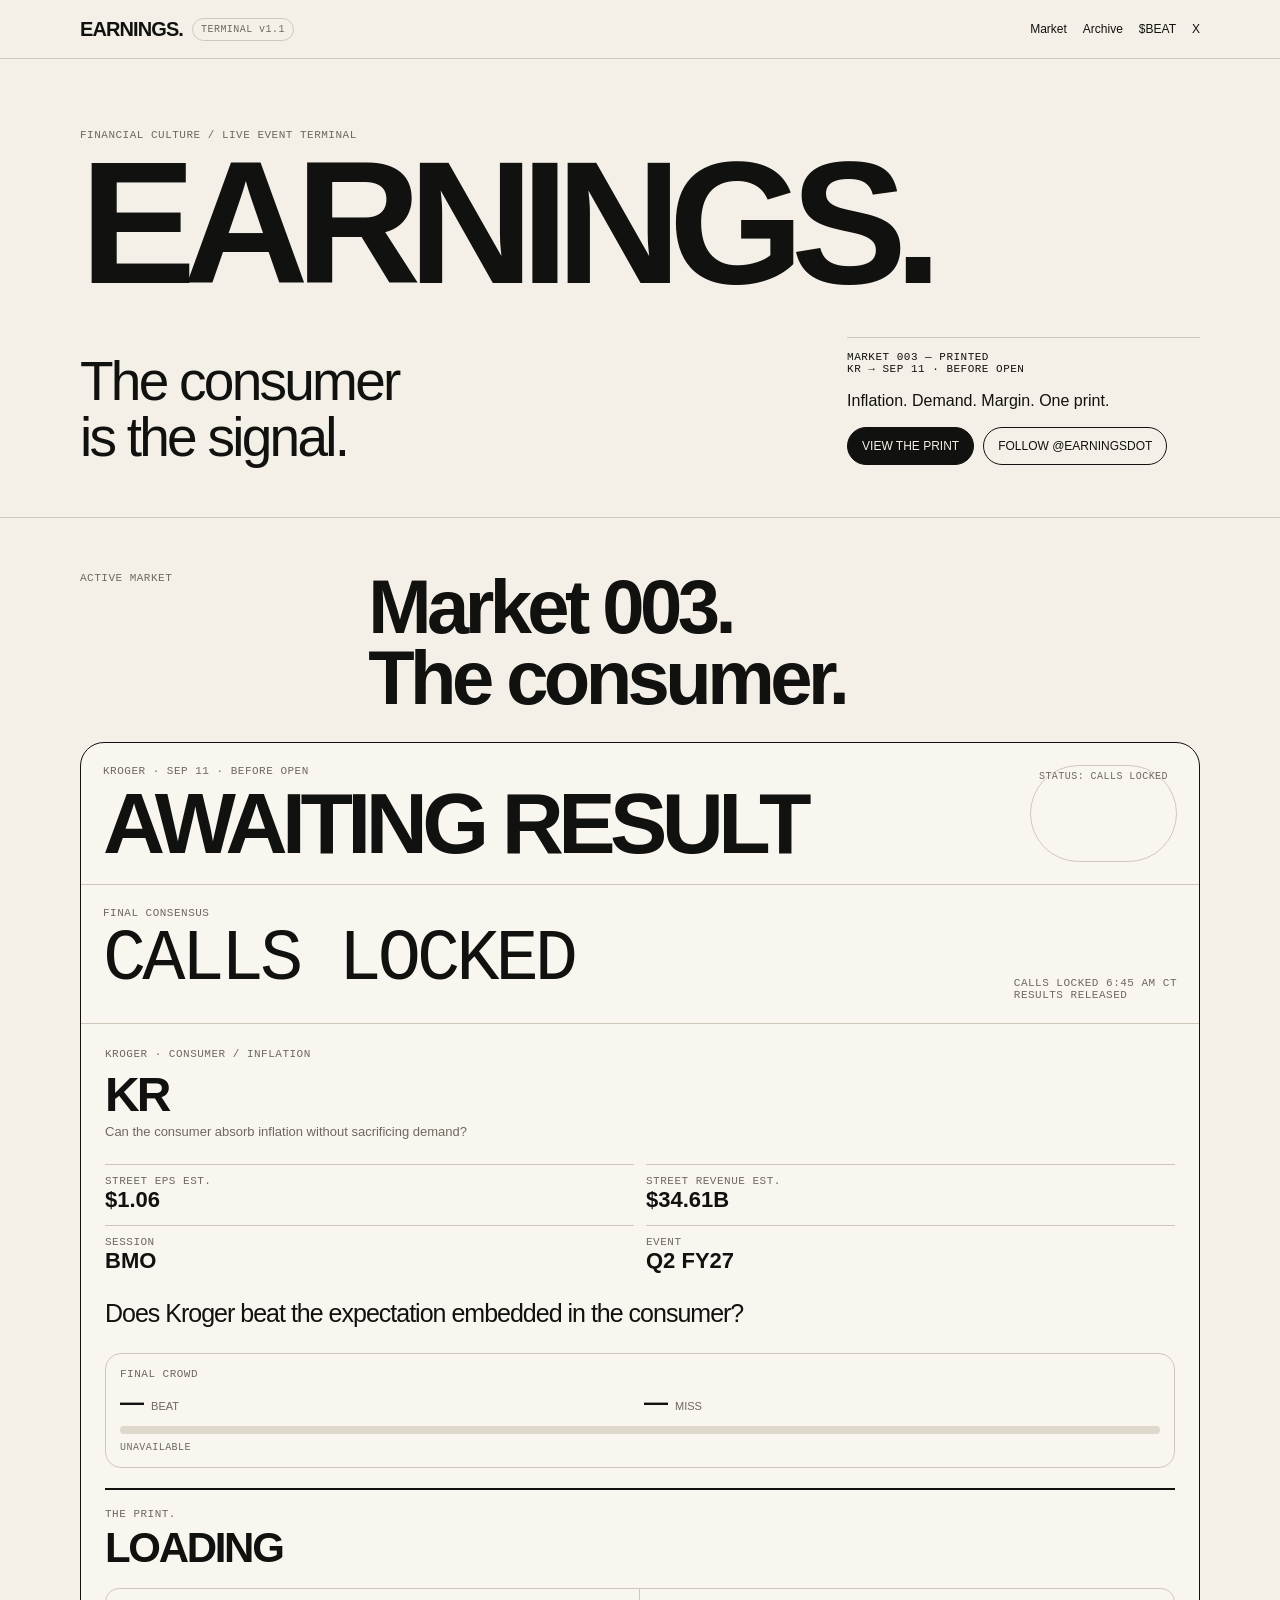
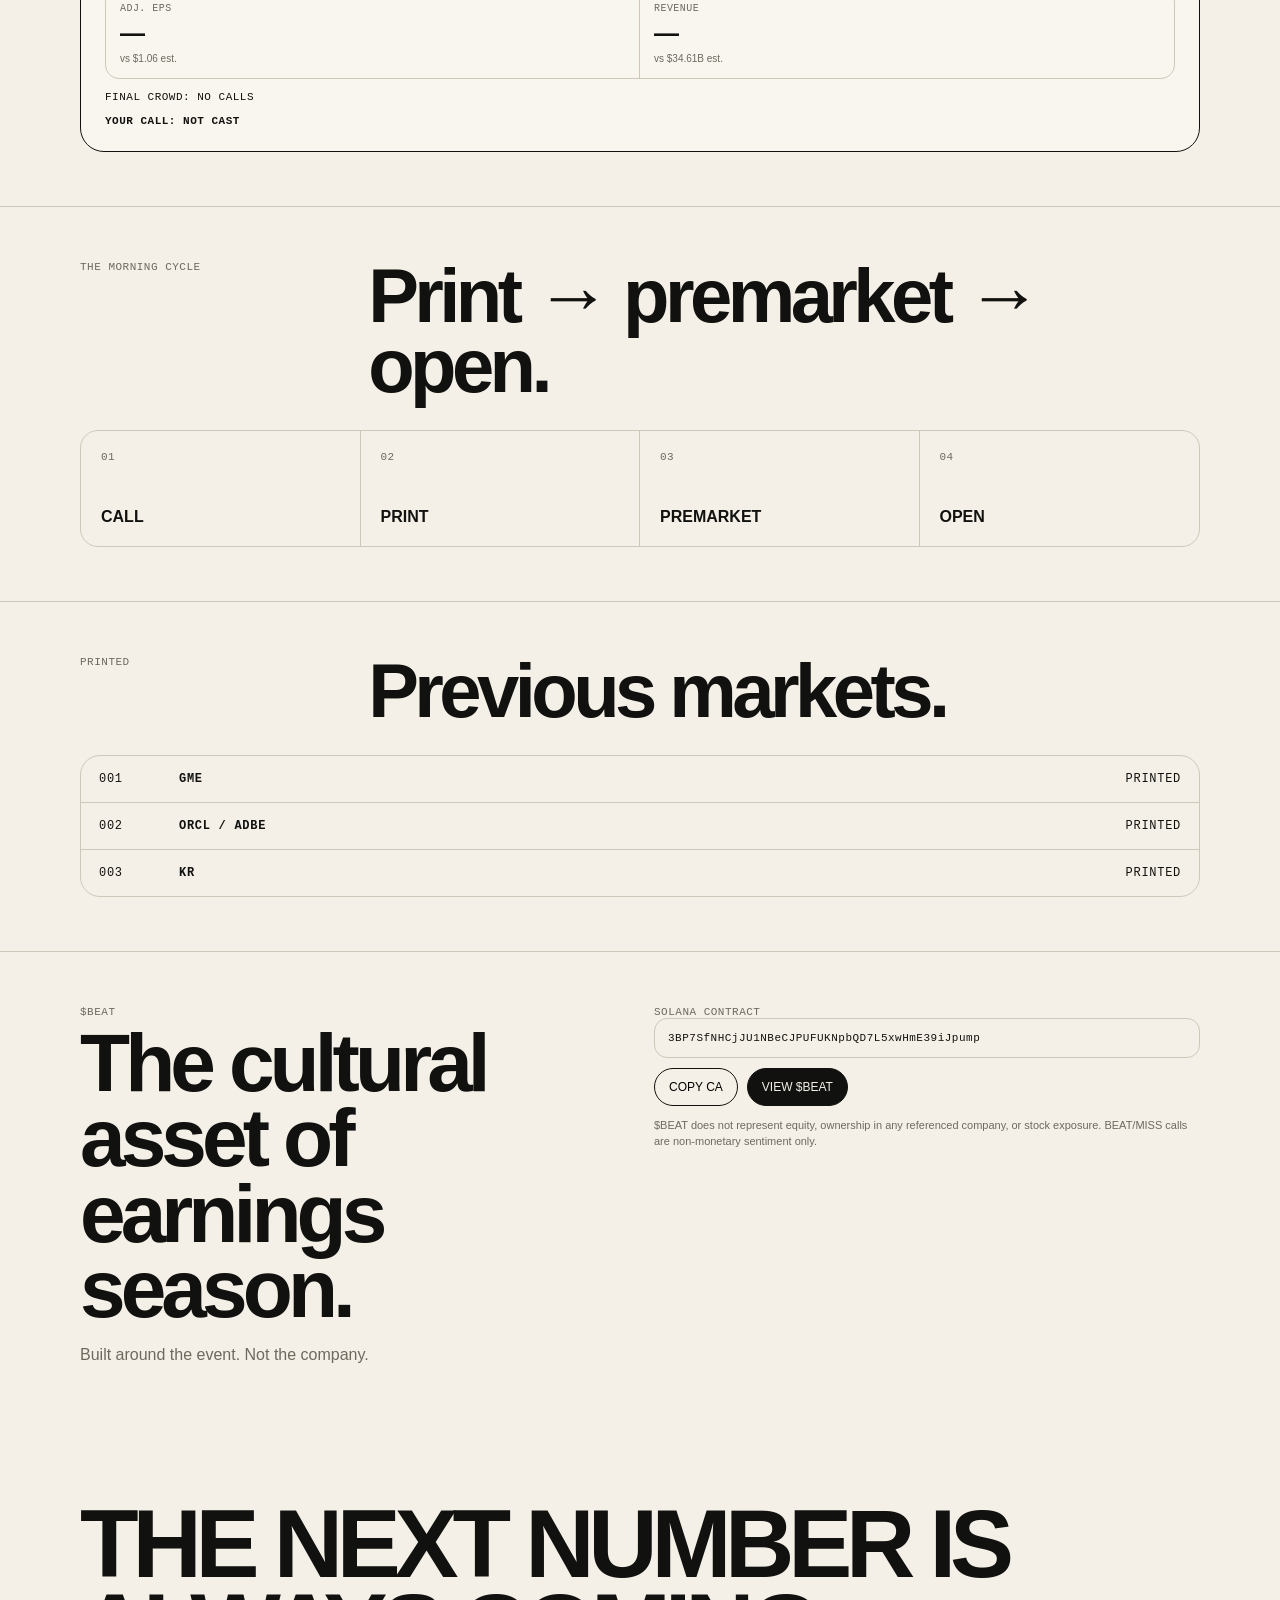
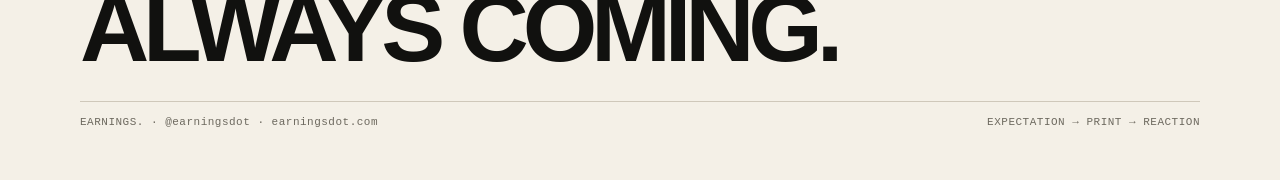
<file: index.html>
<!doctype html><html lang="en"><head><meta charset="utf-8"><meta name="viewport" content="width=device-width,initial-scale=1,viewport-fit=cover"><meta name="theme-color" content="#f4f0e7"><meta name="description" content="EARNINGS. Market 003 — Kroger print and reaction."><meta property="og:title" content="EARNINGS. — Market 003"><meta property="og:description" content="$KR Market 003. Expectation → print → reaction."><meta property="og:url" content="https://earningsdot.com"><link rel="canonical" href="https://earningsdot.com"><link rel="stylesheet" href="styles.css?v=0.8.0"><title>EARNINGS. — Market 003</title></head><body><header class="nav"><div class="wrap navin"><div style="display:flex;align-items:center;gap:9px"><a class="brand" href="/">EARNINGS.</a><span class="badge mono">TERMINAL v1.1</span></div><nav class="navlinks"><a href="#market">Market</a><a href="#archive">Archive</a><a href="#beat">$BEAT</a><a href="https://x.com/earningsdot">X</a></nav></div></header><main><div class="wrap hero"><div class="eyebrow mono">Financial culture / live event terminal</div><h1>EARNINGS.</h1><div class="heroGrid"><p class="thesis">The consumer<br>is the signal.</p><div class="side"><div class="mono" style="font-size:11px">MARKET 003 — PRINTED<br>KR → SEP 11 · BEFORE OPEN</div><div>Inflation. Demand. Margin. One print.</div><div class="btns"><a class="btn dark" href="#market">VIEW THE PRINT</a><a class="btn" href="https://x.com/earningsdot">FOLLOW @EARNINGSDOT</a></div></div></div></div><section id="market"><div class="wrap"><div class="title"><div class="eyebrow mono">Active market</div><h2>Market 003.<br>The consumer.</h2></div><article class="active"><div class="activeTop"><div><div class="eyebrow mono">KROGER · SEP 11 · BEFORE OPEN</div><h3 id="market-headline">THE PRINT.</h3></div><span class="pill mono" id="market-status">STATUS: PRINTED</span></div><div class="count"><div><div class="eyebrow mono" id="window-label">FINAL CONSENSUS</div><div class="clock mono" id="countdown">CALLS LOCKED</div></div><div class="mono" style="font-size:11px;color:var(--muted)">CALLS LOCKED 6:45 AM CT<br>RESULTS RELEASED</div></div><div class="company"><div class="eyebrow mono">KROGER · CONSUMER / INFLATION</div><h4>KR</h4><div class="theme">Can the consumer absorb inflation without sacrificing demand?</div><div class="metrics"><div class="metric"><div class="eyebrow mono">Street EPS est.</div><strong>$1.06</strong></div><div class="metric"><div class="eyebrow mono">Street revenue est.</div><strong>$34.61B</strong></div><div class="metric"><div class="eyebrow mono">Session</div><strong>BMO</strong></div><div class="metric"><div class="eyebrow mono">Event</div><strong>Q2 FY27</strong></div></div><div class="question">Does Kroger beat the expectation embedded in the consumer?</div><div class="community"><div class="eyebrow mono" id="kr-crowd-label">FINAL CROWD</div><div class="crowdLine"><strong id="kr-beat-pct">—</strong><span>BEAT</span><strong id="kr-miss-pct">—</strong><span>MISS</span></div><div class="crowdBar"><i id="kr-beat-bar"></i></div><div class="crowdCount mono" id="kr-count">LOADING CALLS</div></div><div class="preCall" id="kr-precall" hidden><div class="eyebrow mono">YOUR CALL · SENTIMENT ONLY</div><div class="voteRow"><button class="vote" data-vote="BEAT">BEAT</button><button class="vote" data-vote="MISS">MISS</button></div><div class="call mono" id="kr-call">YOUR CALL: NOT CAST</div><button class="shareBtn" id="kr-share" hidden>SHARE MY CALL ↗</button></div><div class="printPanel" id="kr-print"><div class="eyebrow mono">THE PRINT.</div><div class="printVerdict" id="kr-verdict">LOADING</div><div class="printMetrics"><div><span class="mono">ADJ. EPS</span><strong id="kr-eps">—</strong><small id="kr-eps-comp">vs $1.06 est.</small></div><div><span class="mono">REVENUE</span><strong id="kr-revenue">—</strong><small id="kr-revenue-comp">vs $34.61B est.</small></div></div><div class="crowdVerdict mono" id="kr-crowd-verdict">FINAL CROWD LOCKED</div><div class="userVerdict mono" id="kr-user-verdict">YOUR CALL: —</div></div></div></article></div></section><section><div class="wrap"><div class="title"><div class="eyebrow mono">The morning cycle</div><h2>Print → premarket → open.</h2></div><div class="cycle"><div><span class="eyebrow mono">01</span><strong>CALL</strong></div><div><span class="eyebrow mono">02</span><strong>PRINT</strong></div><div><span class="eyebrow mono">03</span><strong>PREMARKET</strong></div><div><span class="eyebrow mono">04</span><strong>OPEN</strong></div></div></div></section><section id="archive"><div class="wrap"><div class="title"><div class="eyebrow mono">Printed</div><h2>Previous markets.</h2></div><div class="ledger mono"><div class="row"><span>001</span><strong>GME</strong><span>PRINTED</span></div><div class="row"><span>002</span><strong>ORCL / ADBE</strong><span>PRINTED</span></div><div class="row"><span>003</span><strong>KR</strong><span>PRINTED</span></div></div></div></section><section id="beat"><div class="wrap token"><div><div class="eyebrow mono">$BEAT</div><h2>The cultural asset of earnings season.</h2><p style="color:var(--muted);line-height:1.5">Built around the event. Not the company.</p></div><div><div class="eyebrow mono">Solana contract</div><div class="ca mono">3BP7SfNHCjJU1NBeCJPUFUKNpbQD7L5xwHmE39iJpump</div><div class="btns" style="margin-top:10px"><button class="btn" id="copy">COPY CA</button><a class="btn dark" href="https://pump.fun/coin/3BP7SfNHCjJU1NBeCJPUFUKNpbQD7L5xwHmE39iJpump">VIEW $BEAT</a></div><p style="font-size:11px;color:var(--muted);line-height:1.5">$BEAT does not represent equity, ownership in any referenced company, or stock exposure. BEAT/MISS calls are non-monetary sentiment only.</p></div></div></section></main><footer class="footer"><div class="wrap"><h2>THE NEXT NUMBER IS ALWAYS COMING.</h2><div class="foot mono"><span>EARNINGS. · @earningsdot · earningsdot.com</span><span>EXPECTATION → PRINT → REACTION</span></div></div></footer><script src="Config.js?v=1"></script><script src="market3.js?v=4"></script></body></html>
</file>
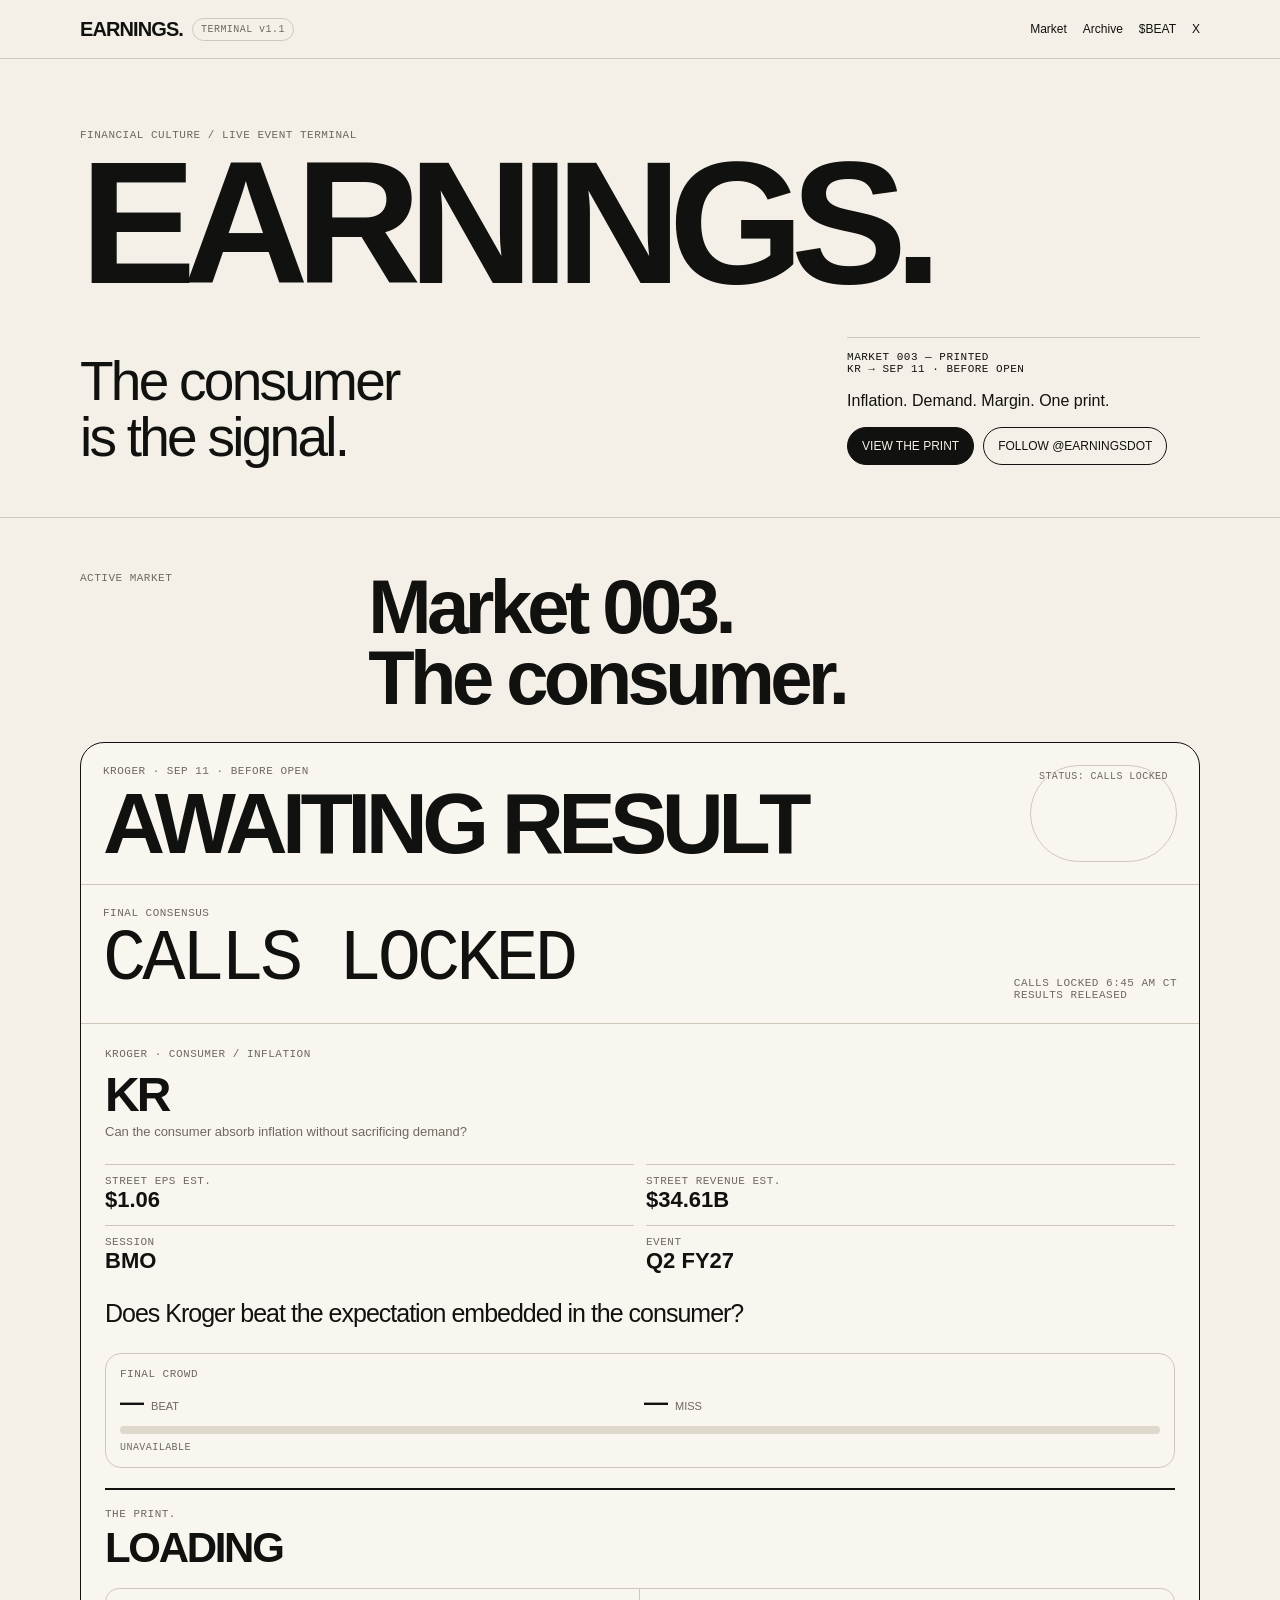
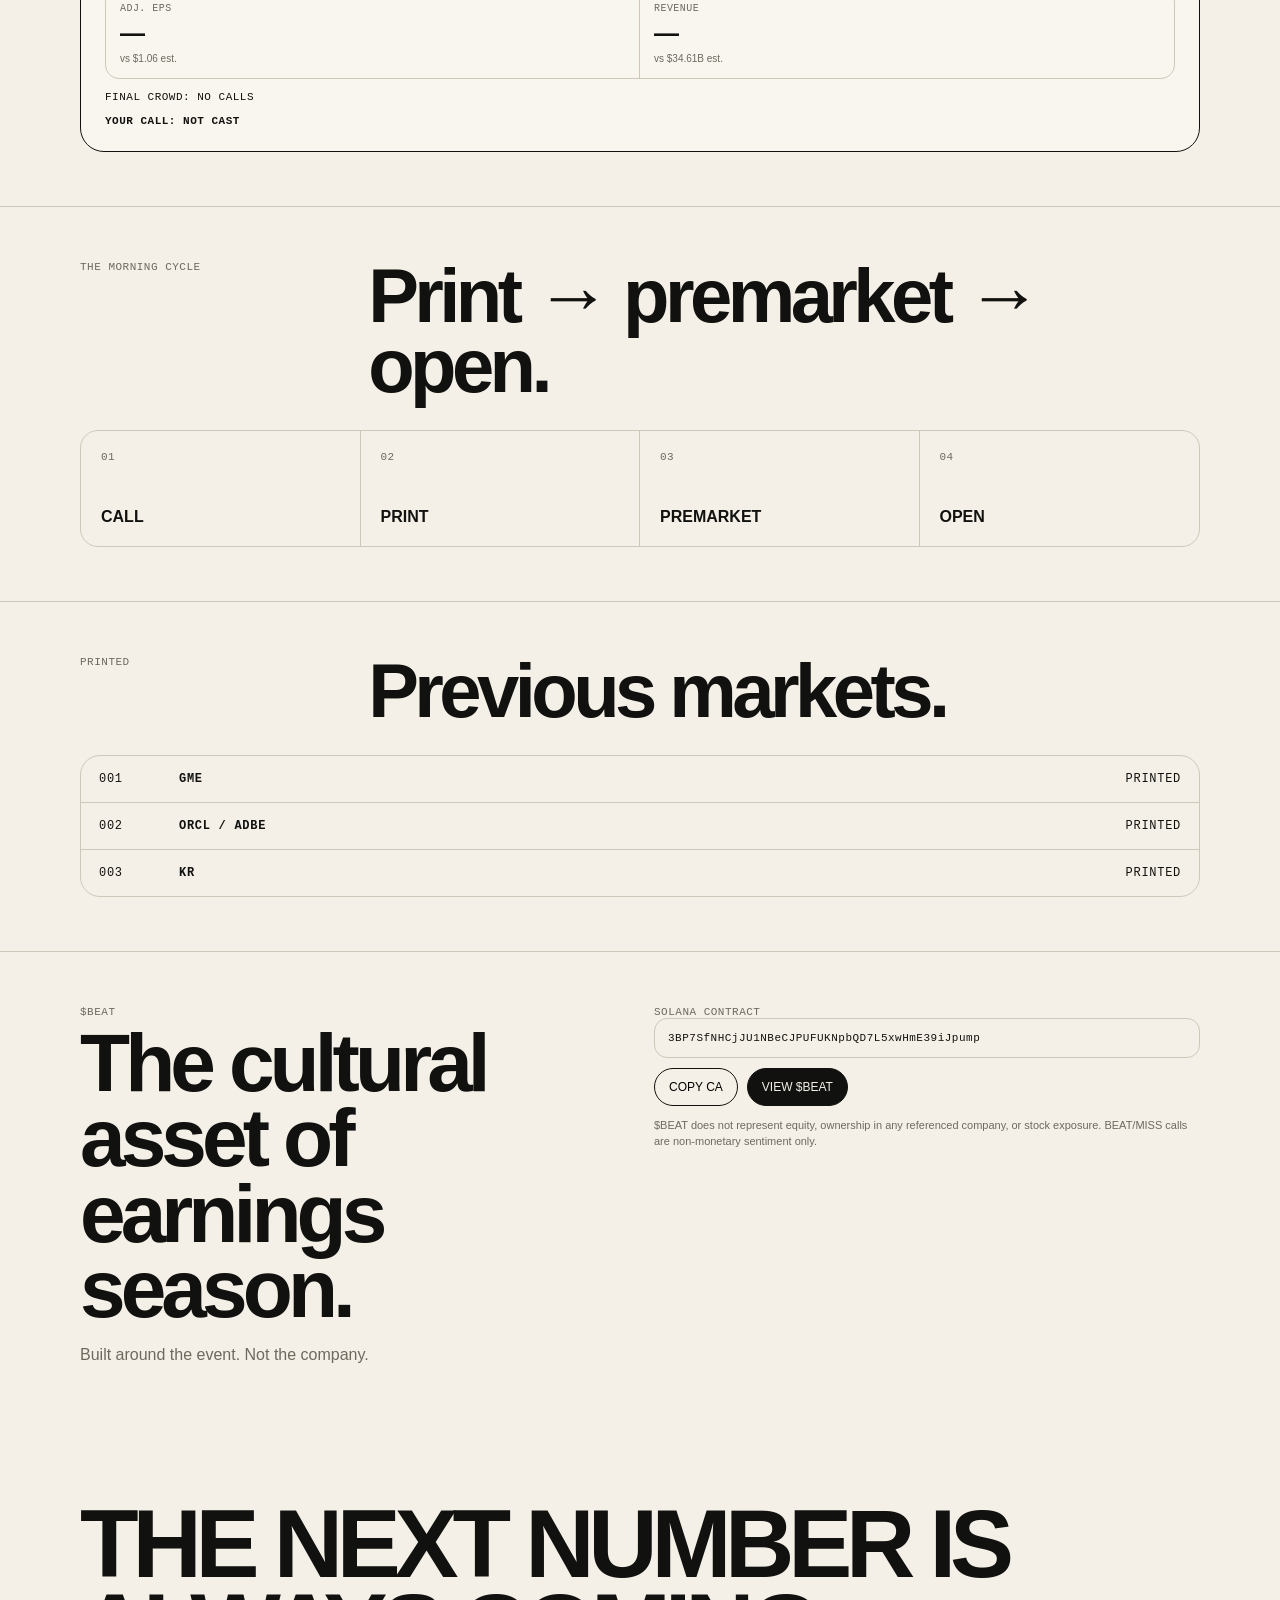
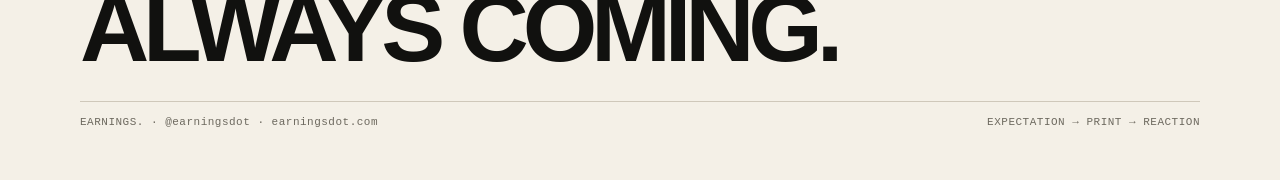
<file: market3.html>
<!doctype html><html lang="en"><head><meta charset="utf-8"><meta name="viewport" content="width=device-width,initial-scale=1"><meta http-equiv="refresh" content="0;url=/"><link rel="canonical" href="https://earningsdot.com"><title>EARNINGS.</title><script>location.replace('/');</script></head><body><a href="/">Continue to EARNINGS.</a></body></html>
</file>
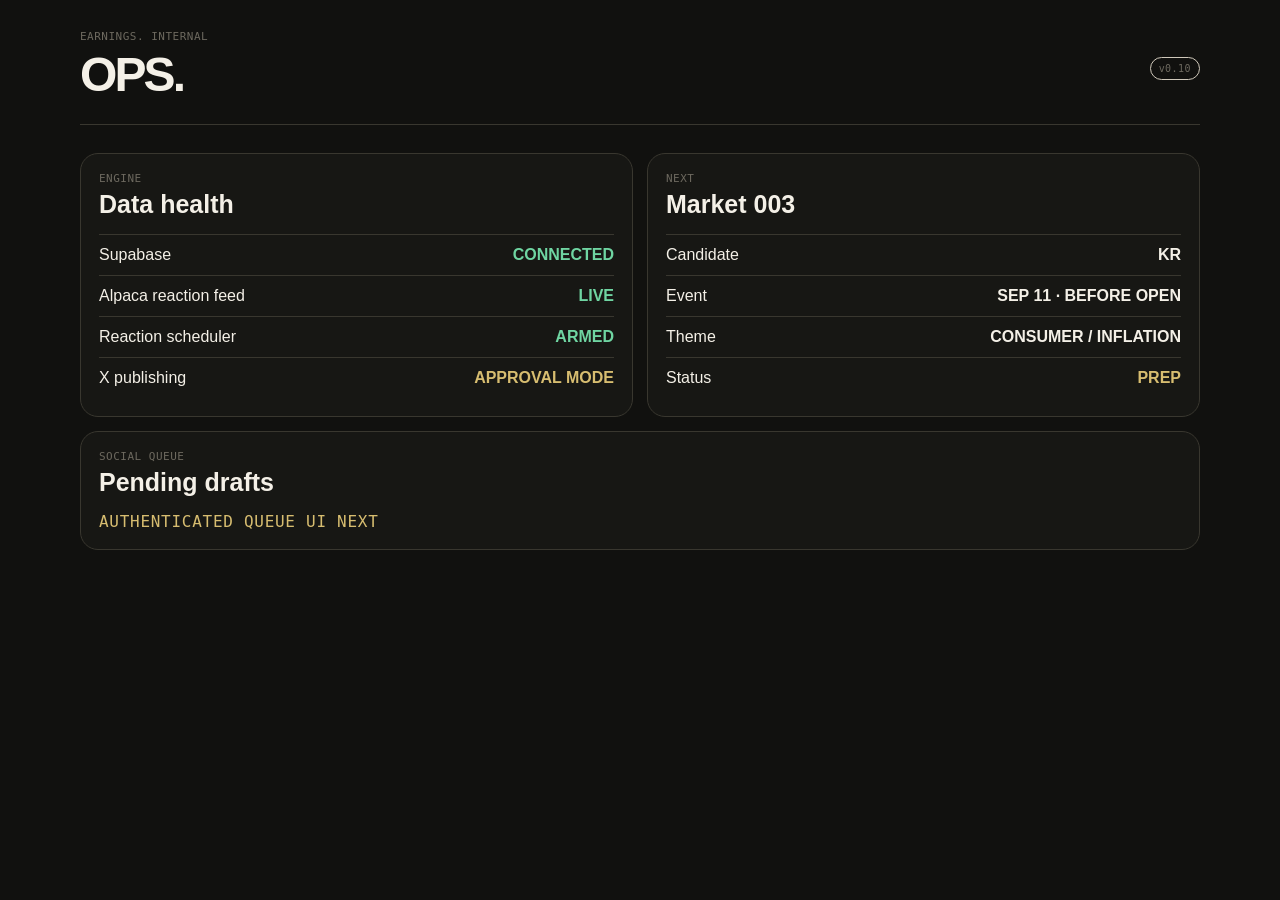
<file: ops.html>
<!doctype html><html><head><meta charset="utf-8"><meta name="viewport" content="width=device-width,initial-scale=1"><meta name="theme-color" content="#11110f"><title>EARNINGS. OPS</title><link rel="stylesheet" href="styles.css?v=0.10.0"><style>body{background:#11110f;color:#f4f0e7}.ops{padding:30px 0 70px}.opsTop{display:flex;justify-content:space-between;align-items:center;border-bottom:1px solid #39372f;padding-bottom:18px;margin-bottom:28px}.ops h1{font-size:48px;letter-spacing:-.06em;margin:4px 0}.opsGrid{display:grid;grid-template-columns:1fr 1fr;gap:14px}.opsCard{border:1px solid #39372f;border-radius:18px;padding:18px;background:#171714}.opsCard h2{font-size:25px;margin:5px 0 15px}.opsRow{padding:11px 0;border-top:1px solid #39372f;display:flex;justify-content:space-between;gap:15px}.ok{color:#6fd5a2}.pending{color:#d7bd70}.draft{white-space:pre-wrap;font:12px/1.5 ui-monospace,SFMono-Regular,Menlo,monospace;background:#0e0e0c;border:1px solid #39372f;border-radius:12px;padding:12px;margin-top:10px}.opsActions{display:flex;gap:8px;margin-top:10px}.opsBtn{border:1px solid #f4f0e7;color:#f4f0e7;background:transparent;border-radius:999px;padding:9px 12px}.opsBtn.primary{background:#f4f0e7;color:#11110f}@media(max-width:720px){.opsGrid{grid-template-columns:1fr}.ops h1{font-size:40px}}</style></head><body><main class="ops"><div class="wrap"><div class="opsTop"><div><div class="eyebrow mono">EARNINGS. INTERNAL</div><h1>OPS.</h1></div><span class="badge mono">v0.10</span></div><div class="opsGrid"><section class="opsCard"><div class="eyebrow mono">ENGINE</div><h2>Data health</h2><div class="opsRow"><span>Supabase</span><strong class="ok">CONNECTED</strong></div><div class="opsRow"><span>Alpaca reaction feed</span><strong class="ok">LIVE</strong></div><div class="opsRow"><span>Reaction scheduler</span><strong class="ok">ARMED</strong></div><div class="opsRow"><span>X publishing</span><strong class="pending">APPROVAL MODE</strong></div></section><section class="opsCard"><div class="eyebrow mono">NEXT</div><h2>Market 003</h2><div class="opsRow"><span>Candidate</span><strong>KR</strong></div><div class="opsRow"><span>Event</span><strong>SEP 11 · BEFORE OPEN</strong></div><div class="opsRow"><span>Theme</span><strong>CONSUMER / INFLATION</strong></div><div class="opsRow"><span>Status</span><strong class="pending">PREP</strong></div></section><section class="opsCard" style="grid-column:1/-1"><div class="eyebrow mono">SOCIAL QUEUE</div><h2>Pending drafts</h2><div id="drafts"><div class="mono pending">AUTHENTICATED QUEUE UI NEXT</div></div></section></div></div></main></body></html>
</file>
<file: styles.css>
:root{--bg:#f4f0e7;--ink:#11110f;--muted:#6d695f;--line:#cfc8ba;--card:#f9f6ef;--green:#19744a}*{box-sizing:border-box}html{scroll-behavior:smooth}body{margin:0;background:var(--bg);color:var(--ink);font-family:-apple-system,BlinkMacSystemFont,"Helvetica Neue",Arial,sans-serif;-webkit-font-smoothing:antialiased}a{color:inherit;text-decoration:none}.mono{font-family:ui-monospace,SFMono-Regular,Menlo,monospace;letter-spacing:.045em}.wrap{width:min(1120px,calc(100% - 28px));margin:auto}.nav{position:sticky;top:0;z-index:20;background:rgba(244,240,231,.9);backdrop-filter:blur(14px);border-bottom:1px solid var(--line)}.navin{height:58px;display:flex;align-items:center;justify-content:space-between}.brand{font-size:20px;font-weight:800;letter-spacing:-.045em}.badge,.pill{font-size:10px;border:1px solid var(--line);border-radius:999px;padding:5px 8px;color:var(--muted)}.navlinks{display:flex;gap:16px;font-size:12px}.hero{padding:70px 0 52px}.hero h1{font-size:clamp(68px,15vw,174px);line-height:.8;letter-spacing:-.075em;margin:12px 0 45px}.eyebrow{font-size:11px;text-transform:uppercase;color:var(--muted)}.heroGrid{display:grid;grid-template-columns:1.35fr .65fr;gap:34px;align-items:end}.thesis{font-size:clamp(27px,4.5vw,55px);line-height:1.02;letter-spacing:-.05em;margin:0}.side{border-top:1px solid var(--line);padding-top:13px;display:grid;gap:17px}.btns{display:flex;gap:9px;flex-wrap:wrap}.btn{border:1px solid var(--ink);border-radius:999px;padding:11px 14px;font-size:12px;background:transparent;cursor:pointer}.btn.dark{background:var(--ink);color:var(--bg)}section{border-top:1px solid var(--line);padding:54px 0}.title{display:grid;grid-template-columns:.32fr 1fr;gap:22px;margin-bottom:28px}.title h2{font-size:clamp(38px,6.5vw,76px);line-height:.93;letter-spacing:-.06em;margin:0}.active{border:1px solid var(--ink);border-radius:24px;overflow:hidden;background:var(--card)}.activeTop{padding:22px;display:flex;justify-content:space-between;gap:20px;border-bottom:1px solid var(--line)}.activeTop h3{font-size:clamp(44px,8vw,86px);line-height:.9;letter-spacing:-.065em;margin:8px 0 0}.count{padding:22px;border-bottom:1px solid var(--line);display:grid;grid-template-columns:1fr auto;align-items:end;gap:20px}.clock{font-size:clamp(34px,7vw,72px);letter-spacing:-.055em}.double{display:grid;grid-template-columns:1fr 1fr}.company{padding:24px}.company:first-child{border-right:1px solid var(--line)}.company h4{font-size:48px;letter-spacing:-.06em;margin:7px 0 2px}.theme{font-size:13px;color:var(--muted)}.metrics{display:grid;grid-template-columns:1fr 1fr;gap:12px;margin:25px 0}.metric{border-top:1px solid var(--line);padding-top:10px}.metric strong{font-size:22px}.question{font-size:25px;line-height:1.08;letter-spacing:-.04em;margin:26px 0}.community{border:1px solid var(--line);border-radius:16px;padding:14px;margin:0 0 18px}.crowdLine{display:grid;grid-template-columns:auto 1fr auto 1fr;gap:8px;align-items:baseline;margin-top:8px}.crowdLine strong{font-size:24px;letter-spacing:-.04em}.crowdLine span{font-size:11px;color:var(--muted)}.crowdBar{height:8px;border-radius:999px;background:#ded8cd;overflow:hidden;margin-top:10px}.crowdBar i{display:block;height:100%;width:0;background:var(--ink);transition:width .25s ease}.crowdCount{font-size:10px;color:var(--muted);margin-top:8px}.voteRow{display:grid;grid-template-columns:1fr 1fr;gap:9px}.vote{padding:15px;border:1px solid var(--ink);border-radius:13px;background:transparent;font-weight:700;cursor:pointer}.vote.activeVote{background:var(--ink);color:var(--bg)}.vote:disabled{opacity:.45;cursor:not-allowed}.call{font-size:11px;color:var(--muted);margin-top:10px;min-height:15px}.shareBtn{margin-top:12px;width:100%;padding:12px;border:1px solid var(--line);border-radius:13px;background:transparent;font:600 12px/1 inherit;cursor:pointer}.printPanel{border-top:2px solid var(--ink);padding-top:18px;margin-top:20px}.printVerdict{font-size:42px;font-weight:800;letter-spacing:-.055em;line-height:.95;margin:8px 0 20px}.printMetrics{display:grid;grid-template-columns:1fr 1fr;border:1px solid var(--line);border-radius:14px;overflow:hidden}.printMetrics>div{padding:14px}.printMetrics>div:first-child{border-right:1px solid var(--line)}.printMetrics span,.printMetrics small{display:block;font-size:10px;color:var(--muted)}.printMetrics strong{display:block;font-size:25px;margin:5px 0}.crowdVerdict,.userVerdict{font-size:11px;padding-top:12px}.userVerdict{font-weight:700}.reactionPanel{margin-top:22px;border-top:2px solid var(--ink);padding-top:18px}.reactionMove{font-size:56px;font-weight:800;letter-spacing:-.065em;line-height:.9;margin:8px 0 10px}.reactionMeta{display:flex;justify-content:space-between;gap:12px;font-size:10px;color:var(--muted);margin-bottom:14px}.reactionGrid{display:grid;grid-template-columns:repeat(3,1fr);border:1px solid var(--line);border-radius:14px;overflow:hidden}.reactionGrid>div{padding:13px;border-right:1px solid var(--line)}.reactionGrid>div:last-child{border-right:0}.reactionGrid span{display:block;font-size:9px;color:var(--muted)}.reactionGrid strong{display:block;font-size:18px;margin-top:5px}.reactionTag{margin-top:12px;font-size:11px;font-weight:700}.cycle{display:grid;grid-template-columns:repeat(4,1fr);border:1px solid var(--line);border-radius:18px;overflow:hidden}.cycle div{min-height:115px;padding:20px;border-right:1px solid var(--line);display:flex;flex-direction:column;justify-content:space-between}.cycle div:last-child{border:0}.archive,.ledger{border:1px solid var(--line);border-radius:20px;overflow:hidden}.archiveHead{padding:18px 21px;border-bottom:1px solid var(--line);display:flex;justify-content:space-between}.archiveMetrics{display:grid;grid-template-columns:repeat(3,1fr)}.archiveMetrics div{padding:19px;border-right:1px solid var(--line)}.archiveMetrics div:last-child{border:0}.green{color:var(--green)}.row{display:grid;grid-template-columns:65px 1fr auto;gap:15px;padding:16px 18px;border-bottom:1px solid var(--line);font-size:12px}.row:last-child{border:0}.token{display:grid;grid-template-columns:1fr 1fr;gap:28px}.token h2{font-size:clamp(42px,7vw,82px);line-height:.92;letter-spacing:-.06em;margin:7px 0}.ca{border:1px solid var(--line);border-radius:13px;padding:13px;word-break:break-all;font-size:11px}.footer{padding:65px 0 36px}.footer h2{font-size:clamp(44px,8vw,96px);line-height:.88;letter-spacing:-.065em;margin:0 0 30px}.foot{border-top:1px solid var(--line);padding-top:14px;display:flex;justify-content:space-between;font-size:11px;color:var(--muted)}.modal[hidden]{display:none}.modal{position:fixed;inset:0;z-index:50;display:grid;place-items:center;padding:16px}.modalBackdrop{position:absolute;inset:0;background:rgba(0,0,0,.7);backdrop-filter:blur(9px)}.callCard{position:relative;width:min(520px,100%);background:var(--bg);border:1px solid var(--ink);border-radius:26px;padding:28px;box-shadow:0 30px 90px rgba(0,0,0,.25)}.close{position:absolute;right:16px;top:12px;border:0;background:transparent;font-size:32px;cursor:pointer}.callKicker{font-size:13px;margin-top:28px;color:var(--muted)}.callTicker{font-size:clamp(58px,15vw,92px);line-height:.86;letter-spacing:-.07em;font-weight:800;margin-top:8px}.callVote{font-size:clamp(48px,13vw,78px);line-height:.9;letter-spacing:-.06em;font-weight:800;margin:12px 0}.callMeta,.callTheme,.callLock,.callCountdown,.callCrowdLabel,.callId{font-size:11px}.callTheme{margin-top:4px;color:var(--muted)}.callRule{border-top:1px solid var(--line);margin:20px 0}.callCrowdLabel{color:var(--muted)}.callCrowd{display:flex;justify-content:space-between;align-items:end;gap:16px;margin-top:7px}.callCrowd strong{font-size:23px;letter-spacing:-.04em}.callCrowd span{font-size:10px;color:var(--muted);text-align:right}.callLock{font-weight:700}.callCountdown{margin-top:7px;color:var(--muted)}.callId{margin-top:18px;padding-top:12px;border-top:1px solid var(--line);color:var(--muted)}.cardActions{display:flex;gap:9px;flex-wrap:wrap;margin-top:22px}@media(max-width:720px){.wrap{width:calc(100% - 18px)}.hero{padding:50px 0 38px}.heroGrid,.title,.token{grid-template-columns:1fr}.double{grid-template-columns:1fr}.company:first-child{border-right:0;border-bottom:1px solid var(--line)}.cycle{grid-template-columns:1fr 1fr}.cycle div:nth-child(2){border-right:0}.cycle div:nth-child(-n+2){border-bottom:1px solid var(--line)}.archiveMetrics{grid-template-columns:1fr}.archiveMetrics div{border-right:0;border-bottom:1px solid var(--line)}.count{grid-template-columns:1fr}.navlinks{gap:10px}.foot{flex-direction:column;gap:8px}.callCard{padding:22px}.cardActions{display:grid}.cardActions .btn{width:100%}.printMetrics{grid-template-columns:1fr}.printMetrics>div:first-child{border-right:0;border-bottom:1px solid var(--line)}.reactionGrid{grid-template-columns:1fr}.reactionGrid>div{border-right:0;border-bottom:1px solid var(--line)}.reactionGrid>div:last-child{border-bottom:0}.reactionMeta{flex-direction:column;gap:4px}}
</file>
